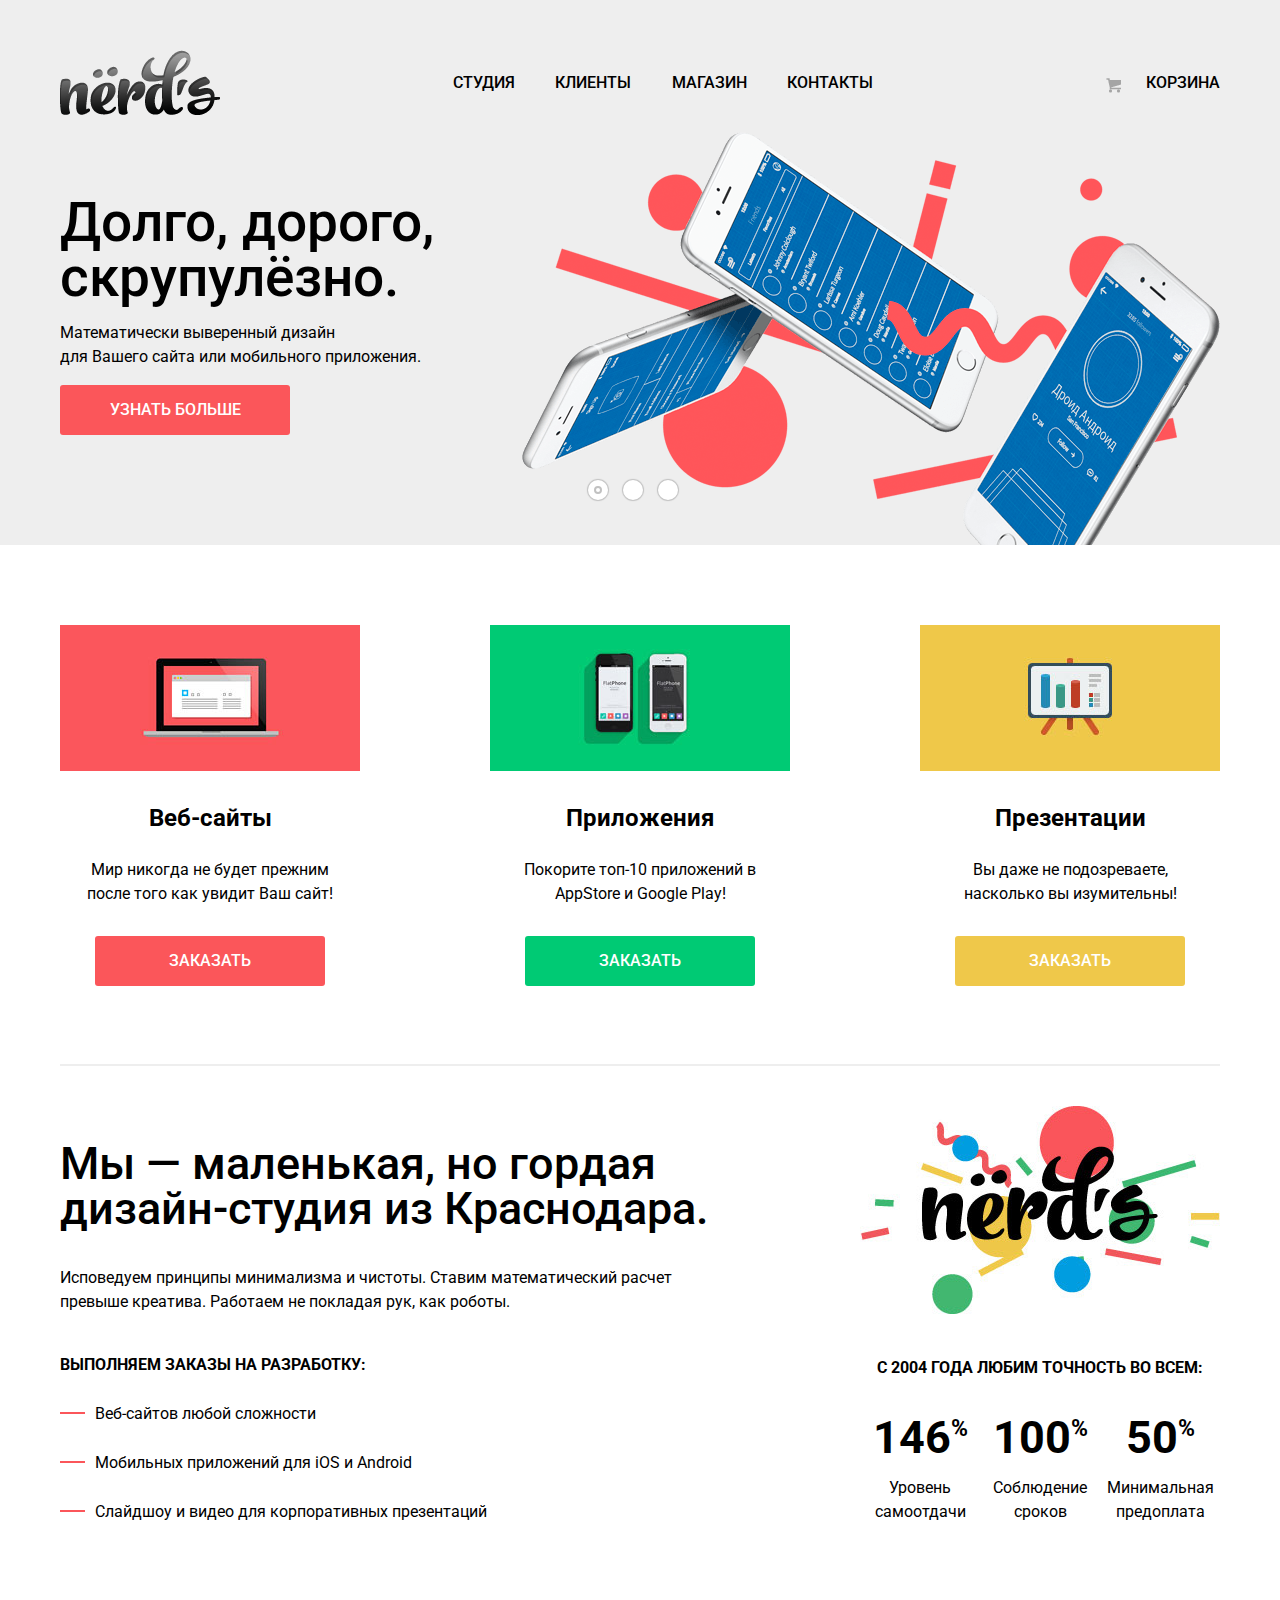
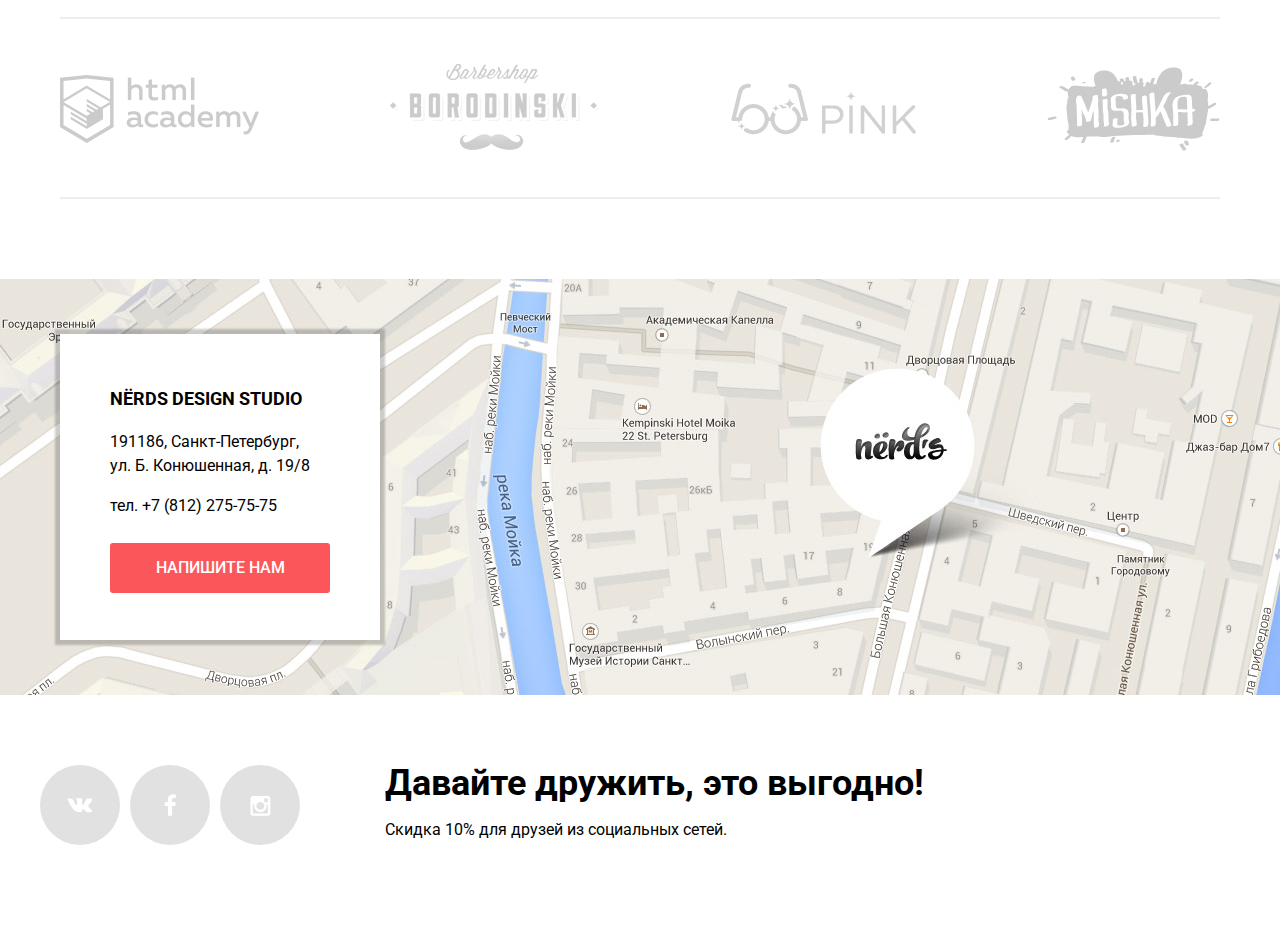
<file: index.html>
<!DOCTYPE html>
<html lang="ru">
<head>
	<meta charset="UTF-8">
	<title>Студия "Нёрдс"</title>
	<link rel="stylesheet" type="text/css" href="css/normalize.css">
	<link rel="stylesheet" type="text/css" href="css/style.css">
	<link href="https://fonts.googleapis.com/css?family=Roboto:400,500,700&amp;subset=cyrillic" rel="stylesheet">
</head>
<body class="main-page">
	<header class="main-header" id="main-header">
		<div class="block-aligner flex-container">
			<img class="main-logo" src="img/nerds-logo.png" width="160" height="65" alt="Нёрдс">
			<nav>
				<ul>
					<li>
						<a href="">Студия</a>
					</li>
					<li>
						<a href="">Клиенты</a>
					</li>
					<li>
						<a href="catalog-page.html">Магазин</a>
					</li>
					<li>
						<a href="">Контакты</a>
					</li>
				</ul>
			</nav>
			<section class="cart">
				<a href="#">Корзина</a>
			</section>	
		</div>
		<section class="slider">
			<input type="radio" name="toggle" id="btn-1" checked>
			<input type="radio" name="toggle" id="btn-2">
			<input type="radio" name="toggle" id="btn-3">
			<div class="slider-controls">
				<label for="btn-1"></label>
				<label for="btn-2"></label>
				<label for="btn-3"></label>
			</div>
			<div class="slider-slides">
				<div class="slider-slide">
					<div class="slider-info">	
						<b>Долго, дорого, скрупулёзно.</b>
						<p>Математически выверенный дизайн<br>для Вашего сайта или мобильного приложения.</p>
						<a class="btn" href="#">Узнать больше</a>
					</div>	
				</div>
				<div class="slider-slide">
					<div class="slider-info">	
						<b>Любим математику, как никто другой.</b>
						<p>Никакого креатива, только математические формулы<br>для расчета идеальных пропорций.</p>
						<a class="btn" href="#">Узнать больше</a>
					</div>	
				</div>
				<div class="slider-slide">
					<div class="slider-info">	
						<b>Только ночь, только хардкор.</b>
						<p>Работать днем, как все? Мы против этого.<br>Ближе к полуночи работа только начинается.</p>
						<a class="btn" href="#">Узнать больше</a>
					</div>	
				</div>
			</div>
		</section>
	</header>
	<main class="block-aligner">
		<section class="promo">
			<div class="promo-item">
				<img src="img/illustration-1.jpg" width="300" height="146" alt="Обычная картинка">
				<h2>Веб-сайты</h2>
				<p>Мир никогда не будет прежним<br>после того как увидит Ваш сайт!</p>
				<a class="btn" href="#">Заказать</a>
			</div>
			<div class="promo-item">
				<img src="img/illustration-2.jpg" width="300" height="146" alt="Обычная картинка">
				<h2>Приложения</h2>
				<p>Покорите топ-10 приложений в AppStore и Google Play!</p>
				<a class="btn" href="#">Заказать</a>
			</div>
			<div class="promo-item">
				<img src="img/illustration-3.jpg" width="300" height="146" alt="Обычная картинка">
				<h2>Презентации</h2>
				<p>Вы даже не подозреваете,<br>насколько вы изумительны!</p>
				<a class="btn" href="#">Заказать</a>
			</div>	
		</section>
		<section class="info">
			<div class="column">
				<div class="about-us">
					<b>Мы — маленькая, но гордая дизайн-студия из Краснодара.</b>
					<p>Исповедуем принципы минимализма и чистоты. Ставим математический расчет превыше креатива. Работаем не покладая рук, как роботы.</p>
				</div>
				<div class="services">
					<b>Выполняем заказы на разработку:</b>
					<span>Веб-сайтов любой сложности</span>
					<span>Мобильных приложений для iOS и Android</span>
					<span>Слайдшоу и видео для корпоративных презентаций</span>
				</div>
			</div>
			<div class="column">
				<img src="img/nerds-illustration.jpg" width="360" height="208" alt="Nerds">
				<span>С 2004 года любим точность во всем:</span>
				<div class="features">
					<div class="features-item">
						<b>146<sup>%</sup></b>
						<span>Уровень самоотдачи</span>
					</div>
					<div class="features-item">
						<b>100<sup>%</sup></b>
						<span>Соблюдение сроков</span>
					</div>
					<div class="features-item">
						<b>50<sup>%</sup></b>
						<span>Минимальная предоплата</span>
					</div>
				</div>
			</div>
		</section>
		<section class="partners">
			<a href="#">
				<img class="partners-item" src="img/logo-1.png" width="199" height="68" alt="HTML-Academy">
			</a>
			<a href="#">
				<img class="partners-item" src="img/logo-2.png" width="209" height="90" alt="Borodinski">
			</a>
			<a href="#">
				<img class="partners-item" src="img/logo-3.png" width="185" height="52" alt="Pink">
			</a>
			<a href="#">
				<img class="partners-item" src="img/logo-4.png" width="173" height="84" alt="Mishka">
			</a>
		</section>
	</main>
	<section class="find-us">
		<div class="map">
			<img src="img/map.jpg" width="1440" height="416" alt="Карта">
		</div>
		<div class="google-map pop-up-hidden">
			<iframe src="https://www.google.com/maps/embed?pb=!1m18!1m12!1m3!1d1998.5991043651568!2d30.320894615867385!3d59.938794181876276!2m3!1f0!2f0!3f0!3m2!1i1024!2i768!4f13.1!3m3!1m2!1s0x4696310fca5ba729%3A0xea9c53d4493c879f!2z0JHQvtC70YzRiNCw0Y8g0JrQvtC90Y7RiNC10L3QvdCw0Y8g0YPQuy4sIDE5LCDQodCw0L3QutGCLdCf0LXRgtC10YDQsdGD0YDQsywgMTkxMTg2!5e0!3m2!1sru!2sru!4v1494863374813" width="780" height="580" frameborder="0" style="border:0" allowfullscreen></iframe>
			<button class="close-btn" type="button" title="Закрыть"></button>
		</div>
		<div class="block-aligner">	
			<div class="contacts">
				<h2>NЁRDS DESIGN STUDIO</h2>
				<p>191186, Санкт-Петербург,<br>ул. Б. Конюшенная, д. 19/8</p>
				<p>тел. +7 (812) 275-75-75</p>
				<a class="btn" href="#">Напишите нам</a>
			</div>
			<div class="write-us pop-up-hidden">
				<b>Напишите нам</b>
				<button class="close-btn" type="button" title="Закрыть"></button>
				<form action="#" method="post">
					<label class="user-name">
						<span>Ваше имя:</span>
						<input class="field-style" name="user-name" type="text" placeholder="Представьтесь, пожалуйста" required>
					</label>
					<label class="user-mail">
						<span>Ваш e-mail:</span>
						<input class="field-style" name="user-mail" type="text"
						placeholder="Для отправки ответа" required>
					</label>
					<label class="user-message">
						<span>Текст письма:</span>
						<textarea class="field-style" name="user-message" placeholder="В свободной форме" required></textarea>
					</label>
					<button class="btn" type="submit">Отправить</button>
				</form>
			</div>
		</div>	
	</section>
	<footer class="main-footer block-aligner">
		<section class="social">
			<a class="social-btn vk" href="#">Вконтакте</a>
			<a class="social-btn fb" href="#">Фейсбук</a>
			<a class="social-btn inst" href="#">Инстаграм</a>
		</section>
		<section class="discount">
			<b>Давайте дружить, это выгодно!</b>
			<p>Скидка 10% для друзей из социальных сетей.</p>
		</section>
		<section class="copyright">
			<span class="academy">Макет от <a href="https://htmlacademy.ru/">HTML Academy</a></span>
			<span class="my-name">Сверстал <a href="https://vk.com/sfdsdjfksdgkjsdkgj">Артём</a></span>
		</section>
		<a class="up-btn" href="#main-header">Наверх</a>
	</footer>
	<div class="overlay pop-up-hidden"></div>
	<script type="text/javascript" src="js/script.js"></script>
</body>
</html>
</file>
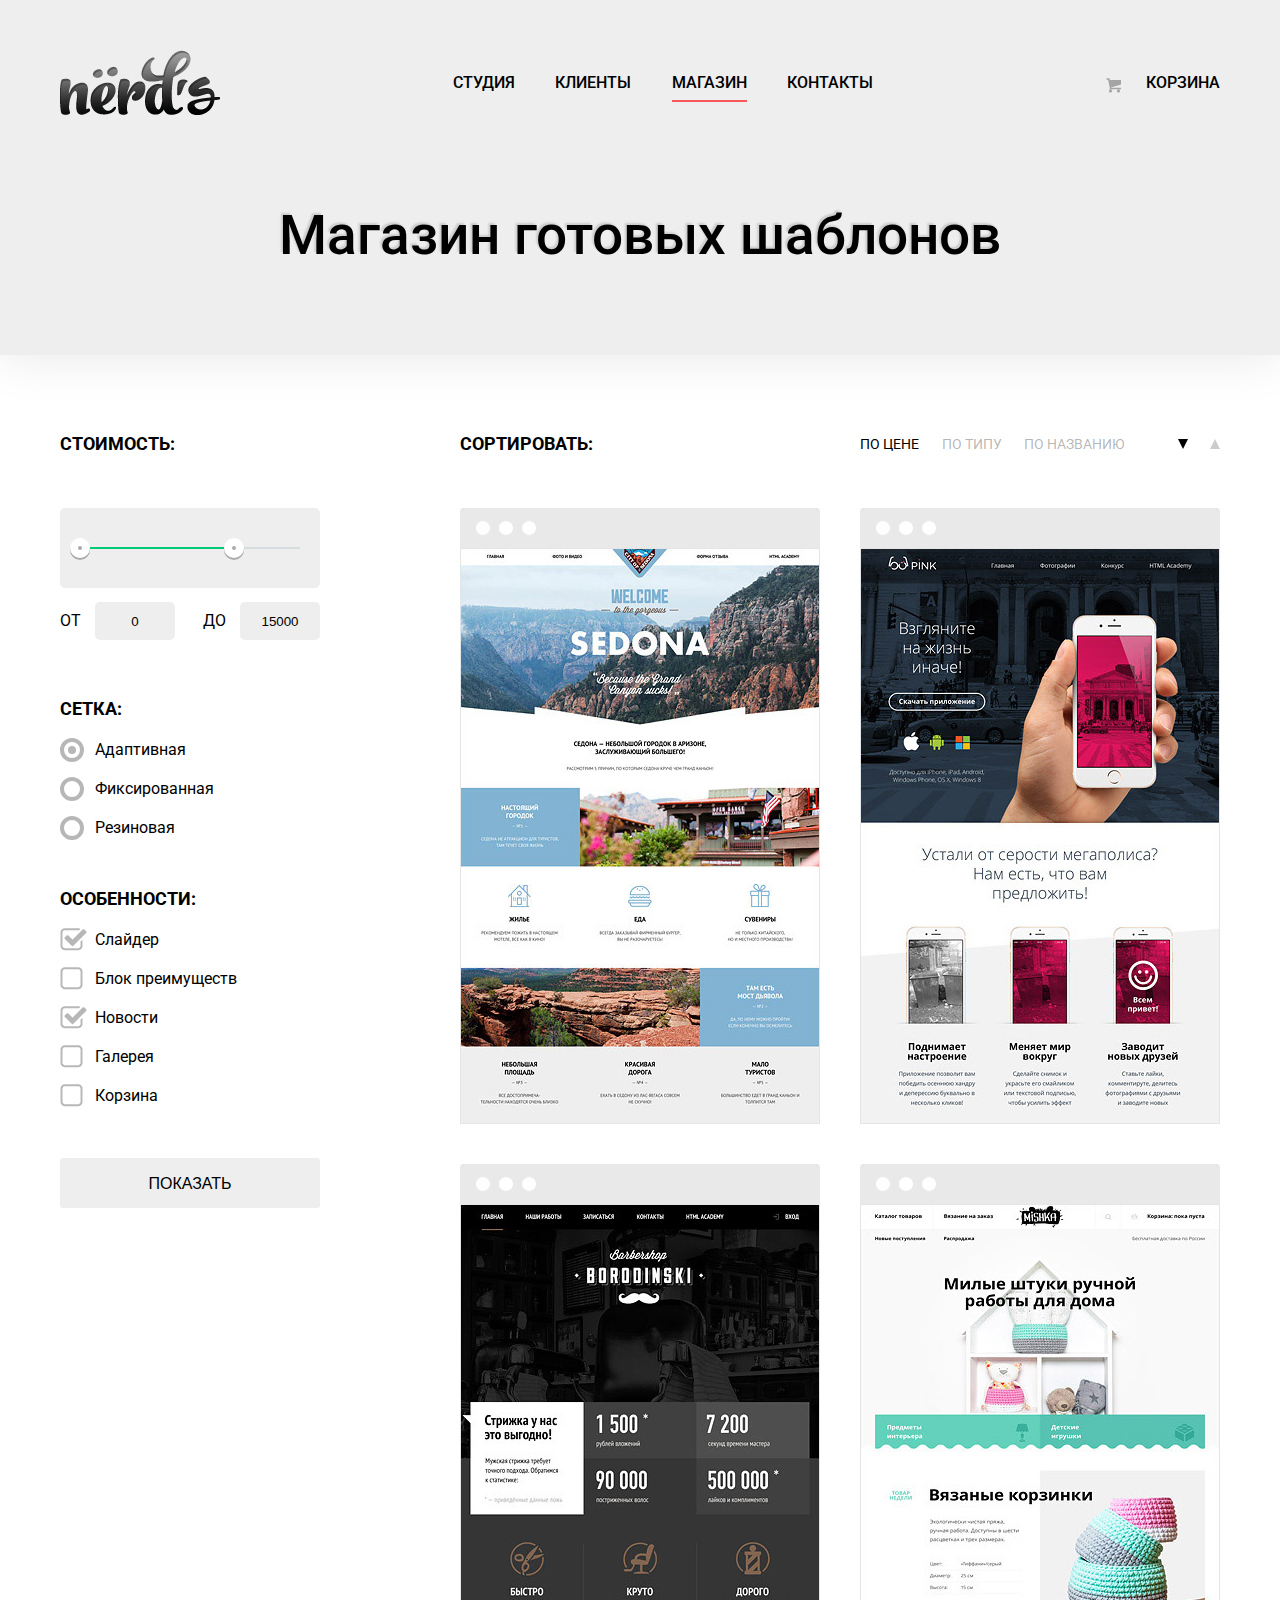
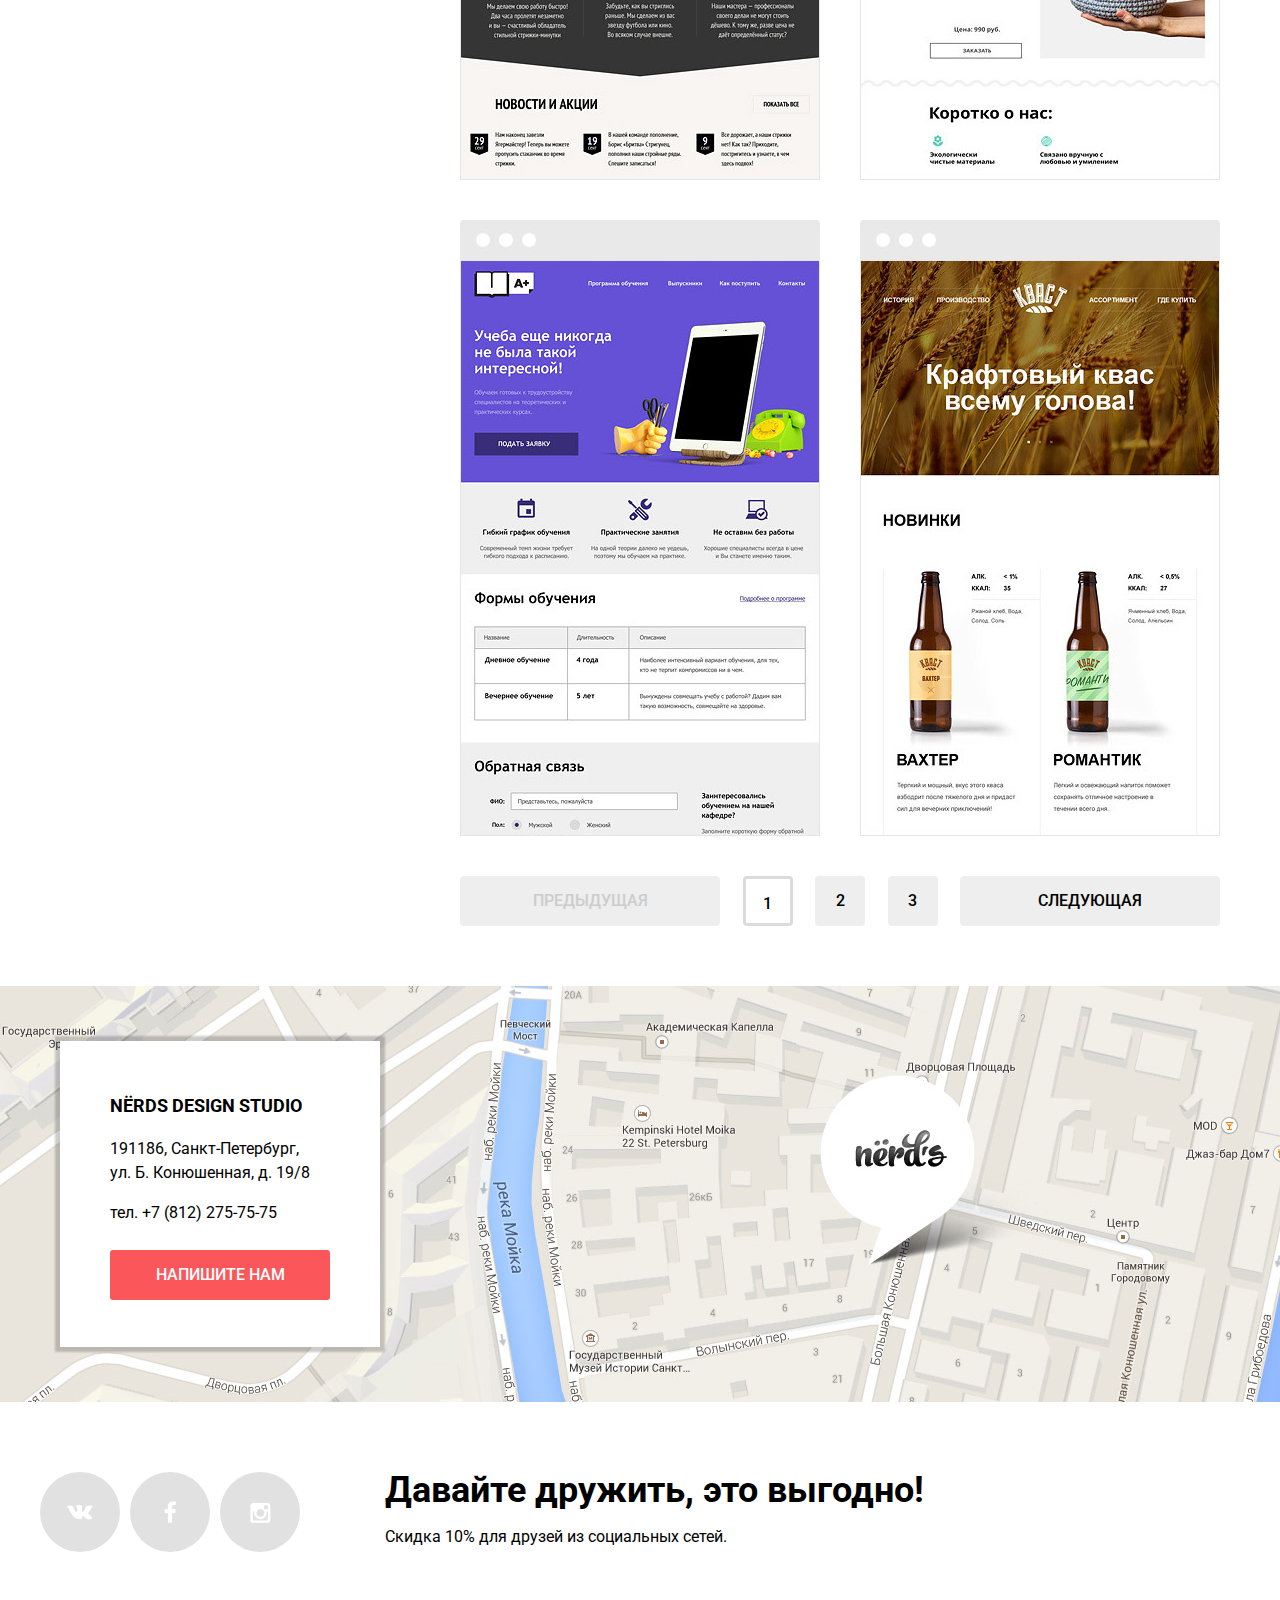
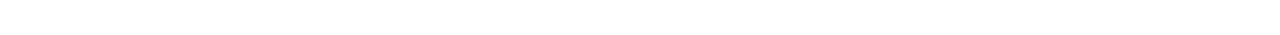
<file: catalog-page.html>
<!DOCTYPE html>
<html lang="ru">
<head>
	<meta charset="UTF-8">
	<title>Магазин</title>
	<link rel="stylesheet" type="text/css" href="css/normalize.css">
	<link rel="stylesheet" type="text/css" href="css/style.css">
	<link href="https://fonts.googleapis.com/css?family=Roboto:400,500,700&amp;subset=cyrillic" rel="stylesheet">
</head>
<body class="catalog-page">
	<header class="main-header" id="main-header">
		<div class="block-aligner flex-container">
			<a class="logo-link" href="index.html"><img class="logo" src="img/nerds-logo.png" width="160" height="65" alt="Нёрдс"></a>
			<nav>
				<ul>
					<li>
						<a href="">Студия</a>
					</li>
					<li>
						<a href="">Клиенты</a>
					</li>
					<li class="current">
						<span>Магазин</span>
					</li>
					<li>
						<a href="">Контакты</a>
					</li>
				</ul>
			</nav>
			<section class="cart">
				<a href="">Корзина</a>
			</section>
		</div>
		<section class="header block-aligner">
			<h1>Магазин готовых шаблонов</h1>
		</section>
	</header>
	<main class="block-aligner">
		<section class="filter">
			<form action="#" method="get">
				<fieldset>
					<legend>Стоимость:</legend>
					<div class="range-filter">
						<div class="range-controls">
							<div class="scale">
								<div class="bar" style="width: 70%"></div>
							</div>
							<div class="toggle min-toggle"></div>
							<div class="toggle max-toggle"></div>
						</div>
						<div class="price-controls">
							<label>
								<span>От</span>
								<input class="min-price" name="min-price" type="text" value="0">
							</label>
							<label>
								<span>До</span>
								<input class="max-price" name="max-price" type="text" value="15000">
							</label>
						</div>
					</div>
				</fieldset>
				<fieldset class="grid">
					<legend>Сетка:</legend>
					<label>
						<input type="radio" name="grid" value="adaptive" checked>
						<span><span class="indicator"></span>Адаптивная</span>
					</label>
					<label>
						<input type="radio" name="grid" value="fix">
						<span><span class="indicator"></span>Фиксированная</span>
					</label>
					<label>
						<input type="radio" name="grid" value="responsive">
						<span><span class="indicator"></span>Резиновая</span>
					</label>
				</fieldset>
				<fieldset class="options">
					<legend>Особенности:</legend>
					<label>
						<input type="checkbox" name="slider" checked>
						<span><span class="indicator"></span>Слайдер</span>
					</label>
					<label>
						<input type="checkbox" name="features-block">
						<span><span class="indicator"></span>Блок преимуществ</span>
					</label>
					<label>
						<input type="checkbox" name="news" checked>
						<span><span class="indicator"></span>Новости</span>
					</label>
					<label>
						<input type="checkbox" name="gallery">
						<span><span class="indicator"></span>Галерея</span>
					</label>
					<label>
						<input type="checkbox" name="cart">
						<span><span class="indicator"></span>Корзина</span>
					</label>
				</fieldset>
				<button class="btn" type="submit">Показать</button>
			</form>
		</section>
		<section class="catalog">
			<section class="sorting">
				<b>Сортировать:</b>
				<span class="active">По цене</span>
				<a href="#">По типу</a>
				<a href="#">По названию</a>
				<span class="direct direct-start active">Отображать с начала</span>
				<a class="direct direct-end" href="#">Отображать с конца</a>
			</section>
			<article class="catalog-item">
				<img src="img/maket-sedona.jpg" width="360" height="616" alt="Макет">
				<div>
					<h2>Sedona</h2>
					<p>Информационный сайт<br>для туристов.</p>
					<a class="btn" href="#">9 900 руб.</a>
				</div>
			</article>
			<article class="catalog-item">
				<img src="img/maket-pink.jpg" width="360" height="616" alt="Макет">
				<div>
					<h2>Pink App</h2>
					<p>Продуктовый лендинг<br>приложения для iOS и Android.</p>
					<a class="btn" href="#">9 900 руб.</a>
				</div>
			</article>
			<article class="catalog-item">
				<img src="img/maket-borodinski.jpg" width="360" height="616" alt="Макет">
				<div>
					<h2>Barbershop</h2>
					<p>Сайт салона красоты.<br>Для мужчин, да.</p>
					<a class="btn" href="#">9 900 руб.</a>
				</div>
			</article>
			<article class="catalog-item">
				<img src="img/maket-mishka.jpg" width="360" height="616" alt="Макет">
				<div>
					<h2>MISHKA</h2>
					<p>Интернет-магазин<br>вязаных игрушек.</p>
					<a class="btn" href="#">9 900 руб.</a>
				</div>
			</article>
			<article class="catalog-item">
				<img src="img/maket-aplus.jpg" width="360" height="616" alt="Макет">
				<div>
					<h2>A Plus</h2>
					<p>Лендинг курсов повышения<br>квалификации.</p>
					<a class="btn" href="#">9 900 руб.</a>
				</div>
			</article>
			<article class="catalog-item">
				<img src="img/maket-kvast.jpg" width="360" height="616" alt="Макет">
				<div>
					<h2>КВАСТ</h2>
					<p>Промо-сайт производителя<br>крафтового кваса.</p>
					<a class="btn" href="#">9 900 руб.</a>
				</div>
			</article>
			<div class="paginator">
				<span class="btn btn-inactive btn-direction">Предыдущая</span>
				<span class="btn btn-current">1</span>
				<a class="btn" href="#">2</a>
				<a class="btn" href="#">3</a>
				<a class="btn btn-direction" href="#">Следующая</a>
			</div>
		</section>
	</main>
	<section class="find-us">
		<div class="map">
			<img src="img/map.jpg" width="1440" height="416" alt="Карта">
		</div>
		<div class="google-map pop-up-hidden">
			<iframe src="https://www.google.com/maps/embed?pb=!1m18!1m12!1m3!1d1998.5991043651568!2d30.320894615867385!3d59.938794181876276!2m3!1f0!2f0!3f0!3m2!1i1024!2i768!4f13.1!3m3!1m2!1s0x4696310fca5ba729%3A0xea9c53d4493c879f!2z0JHQvtC70YzRiNCw0Y8g0JrQvtC90Y7RiNC10L3QvdCw0Y8g0YPQuy4sIDE5LCDQodCw0L3QutGCLdCf0LXRgtC10YDQsdGD0YDQsywgMTkxMTg2!5e0!3m2!1sru!2sru!4v1494863374813" width="780" height="580" frameborder="0" style="border:0" allowfullscreen></iframe>
			<button class="close-btn" type="button" title="Закрыть"></button>
		</div>
		<div class="block-aligner">	
			<div class="contacts">
				<h2>NЁRDS DESIGN STUDIO</h2>
				<p>191186, Санкт-Петербург,<br>ул. Б. Конюшенная, д. 19/8</p>
				<p>тел. +7 (812) 275-75-75</p>
				<a class="btn" href="#">Напишите нам</a>
			</div>
			<div class="write-us pop-up-hidden">
				<b>Напишите нам</b>
				<button class="close-btn" type="button" title="Закрыть"></button>
				<form action="#" method="post">
					<label class="user-name">
						<span>Ваше имя:</span>
						<input class="field-style" name="user-name" type="text" placeholder="Представьтесь, пожалуйста" required>
					</label>
					<label class="user-mail">
						<span>Ваш e-mail:</span>
						<input class="field-style" name="user-mail" type="text"
						placeholder="Для отправки ответа" required>
					</label>
					<label class="user-message">
						<span>Текст письма:</span>
						<textarea class="field-style" name="user-message" placeholder="В свободной форме" required></textarea>
					</label>
					<button class="btn" type="submit">Отправить</button>
				</form>
			</div>
		</div>	
	</section>
	<footer class="main-footer block-aligner">
		<section class="social">
			<a class="social-btn vk" href="#">Вконтакте</a>
			<a class="social-btn fb" href="#">Фейсбук</a>
			<a class="social-btn inst" href="#">Инстаграм</a>
		</section>
		<section class="discount">
			<b>Давайте дружить, это выгодно!</b>
			<p>Скидка 10% для друзей из социальных сетей.</p>
		</section>
		<section class="copyright">
			<span class="academy">Макет от <a href="https://htmlacademy.ru/">HTML Academy</a></span>
			<span class="my-name">Сверстал <a href="https://vk.com/sfdsdjfksdgkjsdkgj">Артём</a></span>
		</section>
		<a class="up-btn" href="#main-header">Наверх</a>
	</footer>
	<div class="overlay pop-up-hidden"></div>
	<script type="text/javascript" src="js/script.js"></script>
</body>
<html>
</file>
<file: css/style.css>
*, *::before, *::after {
	box-sizing: inherit;
}

html, body {
	box-sizing: border-box;
	margin: 0;
	padding: 0;
}

.content-box-component {
	box-sizing: content-box;
}

img {
	max-width: 100%;
	height: auto;
}    /*защита от переполнения*/

body {
	background-color: #ffffff;
	min-width: 1200px;
	font-family: "Roboto", Arial, sans-serif;
	font-size: 16px;
	line-height: 24px;
	color: #000000;
}

.main-header {
	background-color: #eeeeee;
	padding-top: 50px;
	margin-bottom: 80px;
}

.block-aligner {
	width: 1200px;
	margin: 0 auto;
	padding: 0 20px;
}

.main-header .flex-container {
	display: flex;
	justify-content: space-between;
}

.flex-container nav,
.flex-container .cart {
	align-self: center;
}

.cart a {
	display: block;
	position: relative;
	padding-left: 40px;
}

.cart a::before {
	content: "";
	display: block;
	width: 15px;
	height: 15px;
	position: absolute;
	top: 7px;
	left: 0;
	background-image: url("../img/cart-icon.png");
	opacity: 0.3;
}

.main-header ul {
	margin: 0;
	padding: 0;
	width: 420px;
	list-style: none;
	display: flex;
	justify-content: space-between;
}

.main-header a {
	color: #000000;
	text-decoration: none;
	font-size: 16px;
	font-weight: 500;
	text-transform: uppercase;
}

.main-header a:hover {
	color: #fb565a;
}

.main-header a:active {
	color: #000000;
	opacity: 0.3;
}

.main-header a:active::before {
	opacity: 1;
}

.slider {
	position: relative;
	overflow: hidden;
	width: 1160px;
	margin: 0 auto;
}

.slider-slides {
	display: flex;
	width: 3480px;
  	transition: transform 1s ease-out;
}

.slider-slide {
	height: 430px;
	width: 1160px;
}

.slider-info {
	width: 550px;
	padding: 80px 0;
}

.slider-info b {
	font-size: 55px;
	line-height: 55px;
	font-weight: 500;
}

.slider-info p {
	font-weight: 400;
}

.slider-controls {
	position: absolute;
	z-index: 1;
	left: 50%;
	bottom: 33px;
	width: 200px;
	margin-left: -100px;
	text-align: center;
	font-size: 0;
}

.slider-controls label {
	position: relative;
	display: inline-block;
	width: 20px;
	height: 20px;
	margin: 0 15px 0 0;
	background: #ffffff;
	cursor: pointer;
	border-radius: 50%;
	box-shadow: 0 0 1px 1px #c1c1c1;
	font-size: 16px;
}

.slider #btn-1:checked ~ .slider-controls label[for="btn-1"]::before,
.slider #btn-2:checked ~ .slider-controls label[for="btn-2"]::before,
.slider #btn-3:checked ~ .slider-controls label[for="btn-3"]::before {
	content: "";
	position: absolute;
	top: 50%;
	left: 50%;
	margin: -4px 0 0 -4px;
	display: block;
	width: 8px;
	height: 8px;
	background: #ffffff;
	border: 2px solid #c1c1c1;
	border-radius: 50%;
}

.slider input[type=radio] {
 	display: none;
}

.slider #btn-1:checked ~ .slider-slides {
 	transform: translateX(0);
}

.slider #btn-2:checked ~ .slider-slides {
 	transform: translateX(-1160px);
}

.slider #btn-3:checked ~ .slider-slides {
 	transform: translateX(-2320px);
}

.slider-slide:nth-child(1) {
	background: url("../img/slide1.png") no-repeat right bottom;
}

.slider-slide:nth-child(2) {
	background: url("../img/slide2.png") no-repeat right bottom;
}

.slider-slide:nth-child(3) {
	background: url("../img/slide3.png") no-repeat right bottom;
}

/*Стили для кнопок*/

.btn,
a.btn,
button.btn {
	display: block;
	width: 230px;
	height: 50px;
	background-color: #fb565a;
	line-height: 50px;
	text-align: center;
	vertical-align: bottom;
	color: #ffffff;
	text-decoration: none;
	text-transform: uppercase;
	border-radius: 3px;
	font-weight: 500;
	outline: none;
}

.btn:hover,
a.btn:hover,
button.btn:hover {
	background-color: #e74246;
	color: #ffffff;
}

.btn:active,
a.btn:active,
button.btn:active {
	color: #e74246;
	background-color: #d7373b;
	box-shadow: inset 0 3px 0 0 rgba(0, 0, 0, 0.1);
	opacity: 1;
}

.promo-item:nth-child(2) .btn {
	background-color: #00ca74;
}

.promo-item:nth-child(2) .btn:hover {
	background-color: #00bc6c;
}

.promo-item:nth-child(2) .btn:active {
	background-color: #00aa62;
	color: #00bc6c;
	box-shadow: inset 0 3px 0 0 rgba(0, 0, 0, 0.1);
}

.promo-item:nth-child(3) .btn {
	background-color: #efc84a;
}

.promo-item:nth-child(3) .btn:hover {
	background-color: #eab534;	
}

.promo-item:nth-child(3) .btn:active {
	background-color: #e5a722;
	color: #eab534;
	box-shadow: inset 0 3px 0 0 rgba(0, 0, 0, 0.1);
}

.promo {
	position: relative;
	display: flex;
	justify-content: space-between;
	padding-bottom: 80px;
}

.promo::before,
.info::before,
.partners::before {
	content: "";
	display: block;
	position: absolute;
	bottom: 0;
	left: 0;
	width: 100%;
	height: 2px;
	background-color: #eeeeee;
}

.promo-item {
	width: 300px;
}

.promo-item h2 {
	font-size: 24px;
	line-height: 30px;
	margin: 25px 0;
	padding: 0;
	text-align: center;
}

.promo-item p {
	margin: 0 0 30px;
	padding: 0;
	text-align: center;
}

.promo-item .btn {
	margin: 0 auto;
}

.info {
	position: relative;
	display: flex;
	justify-content: space-between;
	padding: 40px 0 70px 0;
}

.info .column:first-child {
	width: 660px;
	padding-top: 35px;
}

.info .column:last-child {
	width: 360px;
}

.info h2,
.info p {
	margin: 0;
	padding: 0;
}

.about-us b {
	font-size: 45px;
	line-height: 45px;
	font-weight: 500;
}

.about-us p {
	margin: 35px 0 39px;
}

.services > * {
	display: block;
}

.services b {
	text-transform: uppercase;
	font-weight: 500px;
}

.services span {
	position: relative;
	padding-left: 35px;
	margin: 25px 0;
}

.services span::before {
	content: "";
	position: absolute;
	left: 0;
	top: 50%;
	margin-top: -2px;
	width: 25px;
	height: 2px;
	background-color: #fb565a;
}

.features {
	display: flex;
	justify-content: space-around;
}

.features-item {
	width: 115px;
}

.info .column:nth-child(2) > span {
	display: block;
	font-weight: 700;
	margin: 35px 0;
	text-transform: uppercase;
	text-align: center;
}

.features-item b {
	font-size: 45px;
	line-height: 45px;
	font-weight: 700;
	display: block;
	margin-bottom: 11px;
	text-align: center;
}

.features-item b sup {
	font-size: 23px;
	line-height: 50px;
	vertical-align: top;
}

.features-item span {
	text-align: center;
	display: block;
}

.partners {
	position: relative;
	height: 180px;
	display: flex;
	align-items: center;
	justify-content: space-between;
	margin-bottom: 80px;
}

.partners a {
	line-height: 0;
}

.partners img {
	opacity: 0.2;
	transition: opacity 0.5s ease;
}

.partners img:hover {
	opacity: 1;
}

.partners img:active {
	opacity: 0.1;
}

.find-us {
	position: relative;
	overflow: hidden;
}

.map {
	cursor: pointer;
	height: 416px;
	width: 1440px;
}

.map img {
	height: 416px;
	width: 1440px;
}

.find-us .block-aligner {
	height: 0px;
}

.write-us {
	position: fixed;
	z-index: 3;
	top: 50%;
	left: 50%;
	width: 960px;
	height: 590px;
	margin-top: -295px;
	margin-left: -480px;
	padding: 40px 100px 85px;
	background-color: #ffffff;
	box-shadow: 0 20px 35px 5px rgba(0, 0, 0, 0.75);
}

.write-us b {
	font-size: 45px;
	line-height: 45px;
	font-weight: 500;
	display: block;
	margin-bottom: 45px;
}

.write-us span {
	display: block;
	margin-bottom: 10px;
	font-size: 16px;
	line-height: 18px;
	font-weight: 700;
}

.write-us form {
	display: flex;
	flex-wrap: wrap;
	justify-content: space-between;
	margin: 0;
	padding: 0;
}

.write-us .user-name,
.write-us .user-mail {
	width: 360px;
	margin-bottom: 35px;
}

.write-us input {
	width: 100%;
}

.write-us .user-message {
	width: 100%;
	margin-bottom: 45px; 
}

.user-message textarea {
	width: 100%;
	height: 115px;
}

.field-style {
	border: 2px solid #d7dcde;
	outline: none;
	padding: 15px;
	border-radius: 3px;
	font-family: "Roboto", Arial, sans-serif;
	font-size: 16px;
	line-height: 18px;
	font-weight: 400;
	color: #000000;
}

.field-style:hover {
	border-color: #b4b9bb;
}

.field-style:focus {
	border-color: #000000;
}

.write-us .btn {
	width: 260px;
	border: none;
	padding: 0;
	font-weight: 500;
	font-size: 16px;
	line-height: 18px;
	cursor: pointer;
}

.close-btn {
	position: absolute;
	top: 40px;
	right: 40px;
	width: 30px;
	height: 30px;
	background-color: transparent;
	border: none;
	outline: none;
	cursor: pointer;
}

.google-map .close-btn {
	right: -50px;
	top: 0;
}

.close-btn::before,
.close-btn::after {
	content: "";
	position: absolute;
	top: 50%;
	left: 50%;
	margin-top: -3px;
	margin-left: -15px;
	height: 6px;
	width: 30px;
	border-radius: 3px;
	background-color: #fb565a;
	transform: rotate(45deg);
	transition: transform 0.3s ease;
}

.close-btn::after {
	transform: rotate(-45deg);
}

.close-btn:hover::before {
	transform: rotate(45deg) scale(1.2);
}

.close-btn:hover::after {
	transform: rotate(-45deg) scale(1.2);
}

.contacts {
	position: absolute;
	top: 50%;
	margin-top: -153px;
	width: 320px;
	height: 306px;
	padding: 50px 50px 45px 50px;
	background-color: #ffffff;
	box-shadow: 0 0 2px 5px rgba(0, 0, 0, 0.2);
}

.contacts h2 {
	font-size: 18px;
	line-height: 30px;
	font-weight: 700;
	margin: 0;
	padding: 0;
}

.contacts .btn {
	margin-top: 25px;
	width: 220px;
}

.main-footer {
	margin: 0 auto;
	padding: 70px 0;
	display: flex;
	justify-content: space-between;
	position: relative;
	overflow: hidden;
}

.main-footer .up-btn {
	position: absolute;
	bottom: -200px;
	left: 50%;
	margin-left: -25px;
	display: block;
	width: 50px;
	height: 50px;
	border-radius: 50%;
	font-size: 0;
	background-color: #fb565a;
	transition: bottom 0.5s ease-out, transform 0.2s ease;
}

.main-footer .up-btn:hover {
	transform: scale(1.15);
}

.main-footer .up-btn::before,
.main-footer .up-btn::after {
	content: "";
	position: absolute;
	top: 40%;
	left: 50%;
	display: block;
	width: 50%;
	height: 5px;
	border-radius: 20%;
	background-color: #ffffff;
	transform: translateX(-20%) rotate(45deg);
}

.main-footer .up-btn::after {
	transform: translateX(-80%) rotate(-45deg);
}

.social {
	font-size: 0;
	width: 260px;
}

.social-btn {
	display: inline-block;
	width: 80px;
	height: 80px;
	margin-right: 10px;
	font-size: 0;
	background: #e1e1e1 url("../img/vk-icon.png") no-repeat 50% 50%;
	border-radius: 50%;
}

.social-btn.fb {
	background: #e1e1e1 url("../img/fb-icon.png") no-repeat 50% 50%;
}

.social-btn.inst {
	background: #e1e1e1 url("../img/insta-icon.png") no-repeat 50% 50%;
}

.social-btn:last-child {
	margin-right: 0;
}

.social-btn:hover {
	background: #e74246 url("../img/vk-icon.png") no-repeat 50% 50%;	
}

.social-btn.fb:hover {
	background: #e74246 url("../img/fb-icon.png") no-repeat 50% 50%;	
}

.social-btn.inst:hover {
	background: #e74246 url("../img/insta-icon.png") no-repeat 50% 50%;	
}

.social-btn:active {
	background: #d7373b url("../img/vk-icon-active.png") no-repeat 50% 50%;
	box-shadow: inset 0 3px 0 0 rgba(0, 0, 0, 0.1);	
}

.social-btn.fb:active {
	background: #d7373b url("../img/fb-icon-active.png") no-repeat 50% 50%;
	box-shadow: inset 0 3px 0 0 rgba(0, 0, 0, 0.1);	
}

.social-btn.inst:active {
	background: #d7373b url("../img/insta-icon-active.png") no-repeat 50% 50%;
	box-shadow: inset 0 3px 0 0 rgba(0, 0, 0, 0.1);	
}

.discount {
	width: 550px;
}

.discount b {
	font-weight: 700;
	font-size: 36px;
	line-height: 36px;
}

.copyright {
	width: 220px;
	position: relative;
	align-self: flex-start;
	top: -200px;
	transition: top 0.5s ease-out
}

.main-footer:hover .copyright {
	top: 0;
}

.main-footer:hover .up-btn {
	bottom: 20px;
}

.copyright::before {
	content: "";
	display: block;
	position: absolute;
	left: -5px;
	height: 100%;
	width: 2px;
	background-color: #e1e1e1;
}

.copyright span {
	font-weight: 500;
}

.copyright a {
	text-decoration: none;
	color: #d7373b;
	font-weight: 700;
}

.copyright a:hover {
	text-decoration: underline;
}


/*Стили для каталога*/


.catalog-page .main-header {
	min-height: 355px;
	box-shadow: 0 0 50px 0 rgba(0, 0, 0, 0.1);
}

.main-header .logo-link {
	height: 65px;
}

.main-header .header {
	display: flex;
	min-height: 240px;
}

.header h1 {
	margin: auto;
	font-weight: 500;
	font-size: 55px;
	line-height: 55px;
	text-shadow: -2px -2px 2px #cccccc, 4px 4px 2px #eeeeee;
}

.main-header .logo:hover {
	opacity: 0.8;
}

.main-header .logo:active {
	opacity: 0.3;
}

.current span {
	position: relative;
	color: #000000;
	text-decoration: none;
	font-size: 16px;
	font-weight: 500;
	text-transform: uppercase;
	cursor: default;
}

.current span::before {
	content: "";
	position: absolute;
	height: 2px;
	width: 100%;
	bottom: -10px;
	left: 0;
	background-color: #fb565a;
}

.catalog-page main {
	display: flex;
	justify-content: space-between;
}

.catalog {
	display: flex;
	justify-content: space-between;
	flex-wrap: wrap;
	width: 760px;
	margin-bottom: 60px;
}

.filter {
	width: 260px;
}

.catalog-item {
	position: relative;
	width: 360px;
	height: 616px;
	margin-bottom: 40px;
	transition: box-shadow 0.3s ease-in-out;
}

.catalog-item::before {
	content: "";
	position: absolute;
	top: 0;
	left: 0;
	width: 360px;
	height: 41px;
	background: transparent url("../img/browser.png");
	opacity: 0;
	transition: opacity 0.3s ease-in-out;
}

.catalog-item:hover::before {
	opacity: 1;
}

.catalog-item div {
	position: absolute;
	width: 100%;
	height: 230px;
	padding: 30px 0 40px;
	bottom: 0;
	background-color: #eeeeee;
	opacity: 0;
	transition: opacity 0.3s ease-in-out;
	box-shadow: inset 0 0 6px 0 rgba(0, 0, 0, 0.25);
}

.catalog-item:hover div {
	opacity: 1;
}

.catalog-item:hover {
	box-shadow: 0 6px 15px 0 rgba(0, 0, 0, 0.25);
}

.catalog-item h2,
.catalog-item p {
	text-align: center;
	margin: 0;
	padding: 0;
	margin-bottom: 19px;
}

.catalog-item h2 {
	text-transform: uppercase;
	font-size: 18px;
	font-weight: 700;
}

.catalog-item p {
	color: #666666;
}

.catalog-item .btn {
	margin: 0 auto;
}

.paginator {
	display: flex;
	justify-content: space-between;
	width: 100%;
}

.catalog .paginator > * {
	display: block;
	width: 50px;
	height: 50px;
	background-color: #eeeeee;
	border-radius: 4px;
	color: #000000;
	font-weight: 500;
}

.catalog .paginator .btn-current {
	border: 3px solid #dbdbdb;
	background-color: #ffffff;
}

.catalog .paginator .btn-inactive {
	color: #cccccc;
}

.catalog .paginator .btn-direction {
	width: 260px;
}

.catalog .paginator a:hover {
	background-color: #dfdfdf;
	color: #000000;
}

.catalog .paginator a:active {
	background-color: #d5d5d5;
	color: rgba(0, 0, 0, 0.3);
	box-shadow: inset 0 3px 0 0 rgba(0, 0, 0, 0.1);
}

.catalog .paginator .btn-inactive:active,
.catalog .paginator .btn-current:active {
	box-shadow: none;
}

.sorting {
	width: 100%;
	display: flex;
	justify-content: space-between;
	align-items: center;
	margin-bottom: 55px;
}

.sorting .direct-start {
	font-size: 0;
	width: 0;
	height: 0;
	border: 10px solid rgba(0, 0, 0, 0.2);
	border-bottom-width: 0;
	border-left-color: transparent;
	border-left-width: 5px;
	border-right-color: transparent;
	border-right-width: 5px;
}

.sorting .direct-start:hover {
	border-top-color: rgba(0, 0, 0, 0.4);
}

.sorting .direct-start:active {
	border-top-color: rgba(0, 0, 0, 1);
}

.sorting .direct-end {
	font-size: 0;
	width: 0;
	height: 0;
	border: 10px solid rgba(0, 0, 0, 0.2);
	border-top-width: 0;
	border-left-color: transparent;
	border-left-width: 5px;
	border-right-color: transparent;
	border-right-width: 5px;
}

.sorting .direct-end:hover {
	border-bottom-color: rgba(0, 0, 0, 0.4);
}

.sorting .direct-end:active {
	border-bottom-color: rgba(0, 0, 0, 1);
}

.sorting .direct-start.active {
	border-top-color: rgba(0, 0, 0, 1);
	font-size: 0;
}

.sorting .direct-end.active {
	border-bottom-color: rgba(0, 0, 0, 1);
	font-size: 0;
}

.sorting *:nth-child(4) {
	margin-left: 20px;
}

.sorting *:nth-child(3) {
	margin-left: 20px;
}

.sorting *:nth-child(5) {
	margin-left: 50px;
}

.sorting *:nth-child(6) {
	margin-left: 20px;
}

.sorting b {
	font-size: 18px;
	line-height: 18px;
	font-weight: 700;
	margin-right: 265px;
	text-transform: uppercase;
}

.sorting a {
	font-size: 14px;
	line-height: 18px;
	font-weight: 400;
	text-decoration: none;
	color: rgba(0, 0, 0, 0.3);
	text-transform: uppercase;
}

.sorting a:hover {
	color: rgba(0, 0, 0, 0.6);
}

.sorting a:active {
	color: rgba(0, 0, 0, 1);
}

.sorting .active {
	color: rgba(0, 0, 0, 1);
	text-transform: uppercase;
	font-size: 14px;
	line-height: 18px;
}

.filter fieldset {
	margin: 0;
	padding: 0;
	margin-bottom: 50px;
	border: none;
}

.filter fieldset:first-child {
	margin-bottom: 60px;
	text-transform: uppercase;
}

.filter legend {
	margin-bottom: 20px;
	font-size: 18px;
	line-height: 18px;
	font-weight: 700;
	text-transform: uppercase;
}

.filter fieldset:first-child legend {
	margin-bottom: 55px;
}

.range-controls {
	position: relative;
	width: 260px;
	height: 80px;
	background-color: #eeeeee;
	border-radius: 5px;
	margin-bottom: 14px;
}

.scale {
	position: absolute;
	top:50%;
	left: 50%;
	margin-top: -1px;
	margin-left: -110px;
	width: 220px;
	height: 2px;
	background-color: #d7dcde;
}

.bar {
	position: absolute;
	background-color: #00ca74;
	height: 100%;
}

.toggle {
	position: absolute;
	top: 30px;
	width: 20px;
	height: 20px;
	background-color: #ababab;
	border-radius: 50%;
	border: 8px solid #ffffff;
	box-shadow: 0 2px 0 0 #ababab;
	cursor: pointer;
	transition: transform 0.3s ease;
}

.toggle:hover {
	transform: scale(1.2);
}

.min-toggle {
	left: 10px;
}

.max-toggle {
	left: calc(220px*0.7 + 10px);
}

.price-controls {
	display: flex;
	align-items: center;
	justify-content: space-between;
}

.price-controls input {
	height: 38px;
	width: 80px;
	background-color: #eeeeee;
	border: none;
	padding: 10px 15px;
	outline: none;
	border-radius: 5px;
	text-align: center;
}

.price-controls span {
	margin-right: 10px;
}

.grid label,
.options label {
	position: relative;
	display: block;
	margin-bottom: 15px;
}

.grid label:last-child,
.options label:last-child {
	margin-bottom: 0;
}

.grid label > span,
.options label > span {
	padding-left: 35px;
}

.indicator {
	position: absolute;
	left: 0;
	top: 50%;
	margin-top: -12px;
	background-color: red;
	width: 24px;
	height: 24px;
}

.grid .indicator {
	border-radius: 50%;
	background-color: #ffffff;
	border: 4px solid #4d4d4d;
	opacity: 0.4;
}

.grid label:hover .indicator {
	opacity: 1;
}

.grid input[name="grid"]:checked + span .indicator::before {
	content: "";
	position: absolute;
	top: 50%;
	left: 50%;
	margin-top: -4px;
	margin-left: -4px;
	width: 8px;
	height: 8px;
	border-radius: 50%;
	background-color: #4d4d4d;
}

.options .indicator {
	width: 27px;
	background-image: url("../img/checkbox-off.png");
	background-repeat: no-repeat;
	background-color: transparent;
	opacity: 0.4;
}

.options label:hover .indicator {
	opacity: 1;
}

.options input[type="checkbox"]:checked + span .indicator {
	background-image: url("../img/checkbox-on.png");
}

.grid input,
.options input {
	display: none;
}

.filter .btn {
	border: none;
	outline: none;
	width: 260px;
	background-color: #eeeeee;
	color: rgba(0, 0, 0, 1);
	font-weight: 500;
	font-size: 16px;
}

.filter .btn:hover {
	background-color: #dfdfdf;
	color: rgba(0, 0, 0, 1);
}

.filter .btn:active {
	background-color: #d5d5d5;
	box-shadow: inset 0 3px 0 0 rgba(0, 0, 0, 0.1);
	color: rgba(0, 0, 0, 0.3);
}

.overlay {
	position: fixed;
	z-index: 2;
	top: 0;
	left: 0;
	height: 100%;
	width: 100%;
	background-color: rgba(0, 0, 0, 0.4);
}

.google-map {
	position: fixed;
	z-index: 3;
	top: 50%;
	left: 50%;
	margin-top: -300px;
	margin-left: -400px;
	width: 800px;
	height: 600px;
	border: 10px solid #ffffff;
	box-shadow: 0 20px 35px 5px rgba(0, 0, 0, 0.75);
}

.pop-up-hidden {
	display: none;
}

.pop-up-visible {
	display: block;
}
</file>
